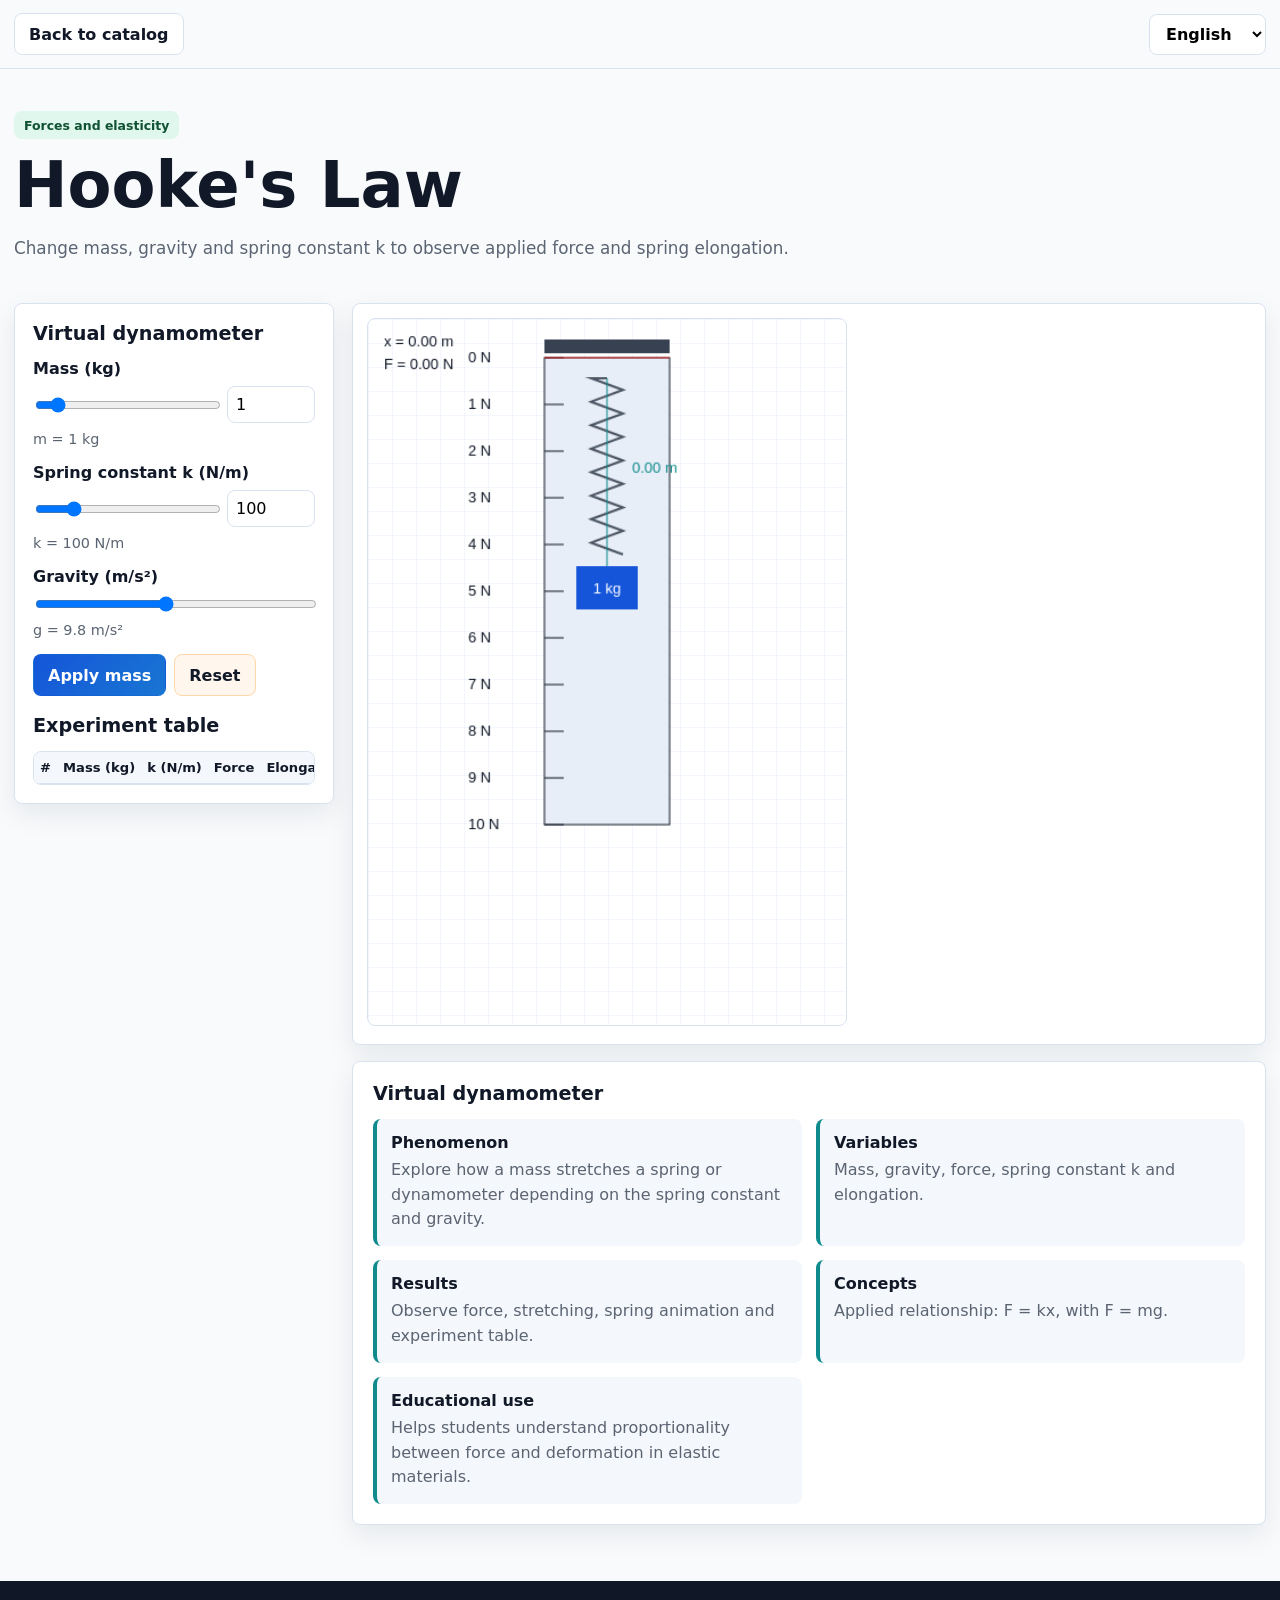
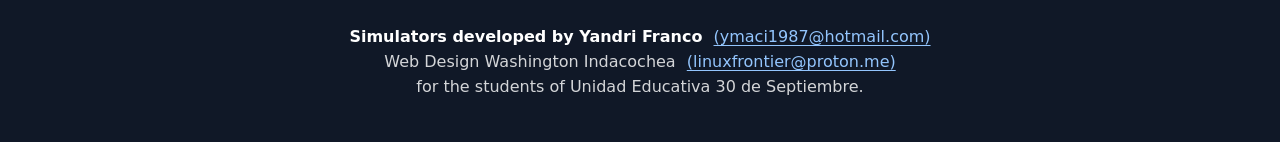
<file: simulators/hooke/index.html>
<!DOCTYPE html>
<html lang="es">
<head>
  <meta charset="UTF-8">
  <meta name="viewport" content="width=device-width, initial-scale=1.0">
  <meta name="description" content="Simulador de Ley de Hooke.">
  <title>Ley de Hooke | Laboratorio Virtual de Física</title>
  <link rel="icon" href="../../assets/icons/favicon.svg" type="image/svg+xml">
  <link rel="icon" href="../../assets/icons/favicon-32.png" sizes="32x32" type="image/png">
  <link rel="shortcut icon" href="../../assets/icons/favicon.ico" type="image/x-icon">
  <link rel="apple-touch-icon" href="../../assets/icons/apple-touch-icon.png">
  <link rel="stylesheet" href="../../assets/css/simulator.css">
  <link rel="stylesheet" href="style.css">
</head>
<body>
  <header class="sim-header">
    <nav class="sim-nav" aria-label="Principal">
      <a class="back-link" href="../../" data-i18n="footer.backHome">Volver al catálogo</a>
      <select class="language-select" data-language-select aria-label="Idioma">
        <option value="es">Español</option>
        <option value="en">English</option>
      </select>
    </nav>
  </header>

  <main>
    <section class="sim-hero">
      <span class="badge" data-i18n="simulators.hooke.badge">Fuerzas y elasticidad</span>
      <h1 data-i18n="simulators.hooke.title">Ley de Hooke</h1>
      <p data-i18n="simulators.hooke.intro">Modifica la masa, la gravedad y la constante elástica k.</p>
    </section>

    <section class="lab-layout">
      <aside class="panel">
        <h2 data-i18n="simulators.hooke.introTitle">Dinamómetro virtual</h2>
        <div class="control">
          <label for="masa" data-i18n="simulators.hooke.controls.mass">Masa (kg)</label>
          <div class="dual-input">
            <input type="range" id="masa" min="0.1" max="10" step="0.1" value="1">
            <input type="number" id="masaNum" min="0.1" max="10" step="0.1" value="1">
          </div>
          <div class="value" id="mVal"></div>
        </div>

        <div class="control">
          <label for="k" data-i18n="simulators.hooke.controls.spring">Constante k (N/m)</label>
          <div class="dual-input">
            <input type="range" id="k" min="10" max="500" step="0.1" value="100">
            <input type="number" id="kNum" min="10" max="500" step="0.1" value="100">
          </div>
          <div class="value" id="kVal"></div>
        </div>

        <div class="control">
          <label for="g" data-i18n="simulators.hooke.controls.gravity">Gravedad (m/s²)</label>
          <input type="range" id="g" min="1" max="20" step="0.1" value="9.8">
          <div class="value" id="gVal"></div>
        </div>

        <div class="button-row">
          <button class="button primary" id="applyBtn" type="button" data-i18n="simulators.hooke.controls.apply">Aplicar masa</button>
          <button class="button warning" id="resetBtn" type="button" data-i18n="simulators.hooke.controls.reset">Reset</button>
        </div>

        <h2 data-i18n="simulators.hooke.controls.table">Tabla de ensayos</h2>
        <div class="table-wrap">
          <table>
            <thead>
              <tr><th>#</th><th data-i18n="simulators.hooke.controls.mass">Masa (kg)</th><th>k (N/m)</th><th data-i18n="simulators.hooke.controls.force">Fuerza</th><th data-i18n="simulators.hooke.controls.elongation">Elongación</th></tr>
            </thead>
            <tbody id="tabla"></tbody>
          </table>
        </div>
      </aside>

      <div class="workspace">
        <div class="canvas-panel">
          <canvas class="hooke-canvas" id="cv" width="420" height="620"></canvas>
        </div>
        <article class="learn-panel">
          <h2 data-i18n="simulators.hooke.introTitle">Dinamómetro virtual</h2>
          <div class="learn-grid">
            <div class="learn-item"><strong data-i18n="learn.phenomenon">Fenómeno</strong><p data-i18n="simulators.hooke.description">Explora cómo una masa deforma un resorte.</p></div>
            <div class="learn-item"><strong data-i18n="learn.variables">Variables</strong><p data-i18n="simulators.hooke.variables">Masa, gravedad, fuerza, constante elástica k y elongación.</p></div>
            <div class="learn-item"><strong data-i18n="learn.results">Resultados</strong><p data-i18n="simulators.hooke.results">Observa fuerza, estiramiento, animación del resorte y tabla.</p></div>
            <div class="learn-item"><strong data-i18n="learn.concepts">Conceptos</strong><p data-i18n="simulators.hooke.formula">Relación aplicada: F = kx, con F = mg.</p></div>
            <div class="learn-item"><strong data-i18n="learn.educationalUse">Uso educativo</strong><p data-i18n="simulators.hooke.use">Ayuda a comprender la proporcionalidad.</p></div>
          </div>
        </article>
      </div>
    </section>
  </main>

  <section class="credits" aria-label="Créditos">
    <p>
      <strong data-i18n="credits.line1">Simuladores desarrollados por Yandri Franco</strong>
      <a class="credit-link" href="mailto:ymaci1987@hotmail.com">(ymaci1987@hotmail.com)</a>
    </p>
    <p>
      <span data-i18n="credits.line2">Diseño Web Washington Indacochea</span>
      <a class="credit-link" href="mailto:linuxfrontier@proton.me">(linuxfrontier@proton.me)</a>
    </p>
    <p data-i18n="credits.line3">para los estudiantes de la Unidad Educativa 30 de Septiembre.</p>
  </section>

  <script src="../../assets/js/i18n.js"></script>
  <script src="script.js"></script>
</body>
</html>
</file>
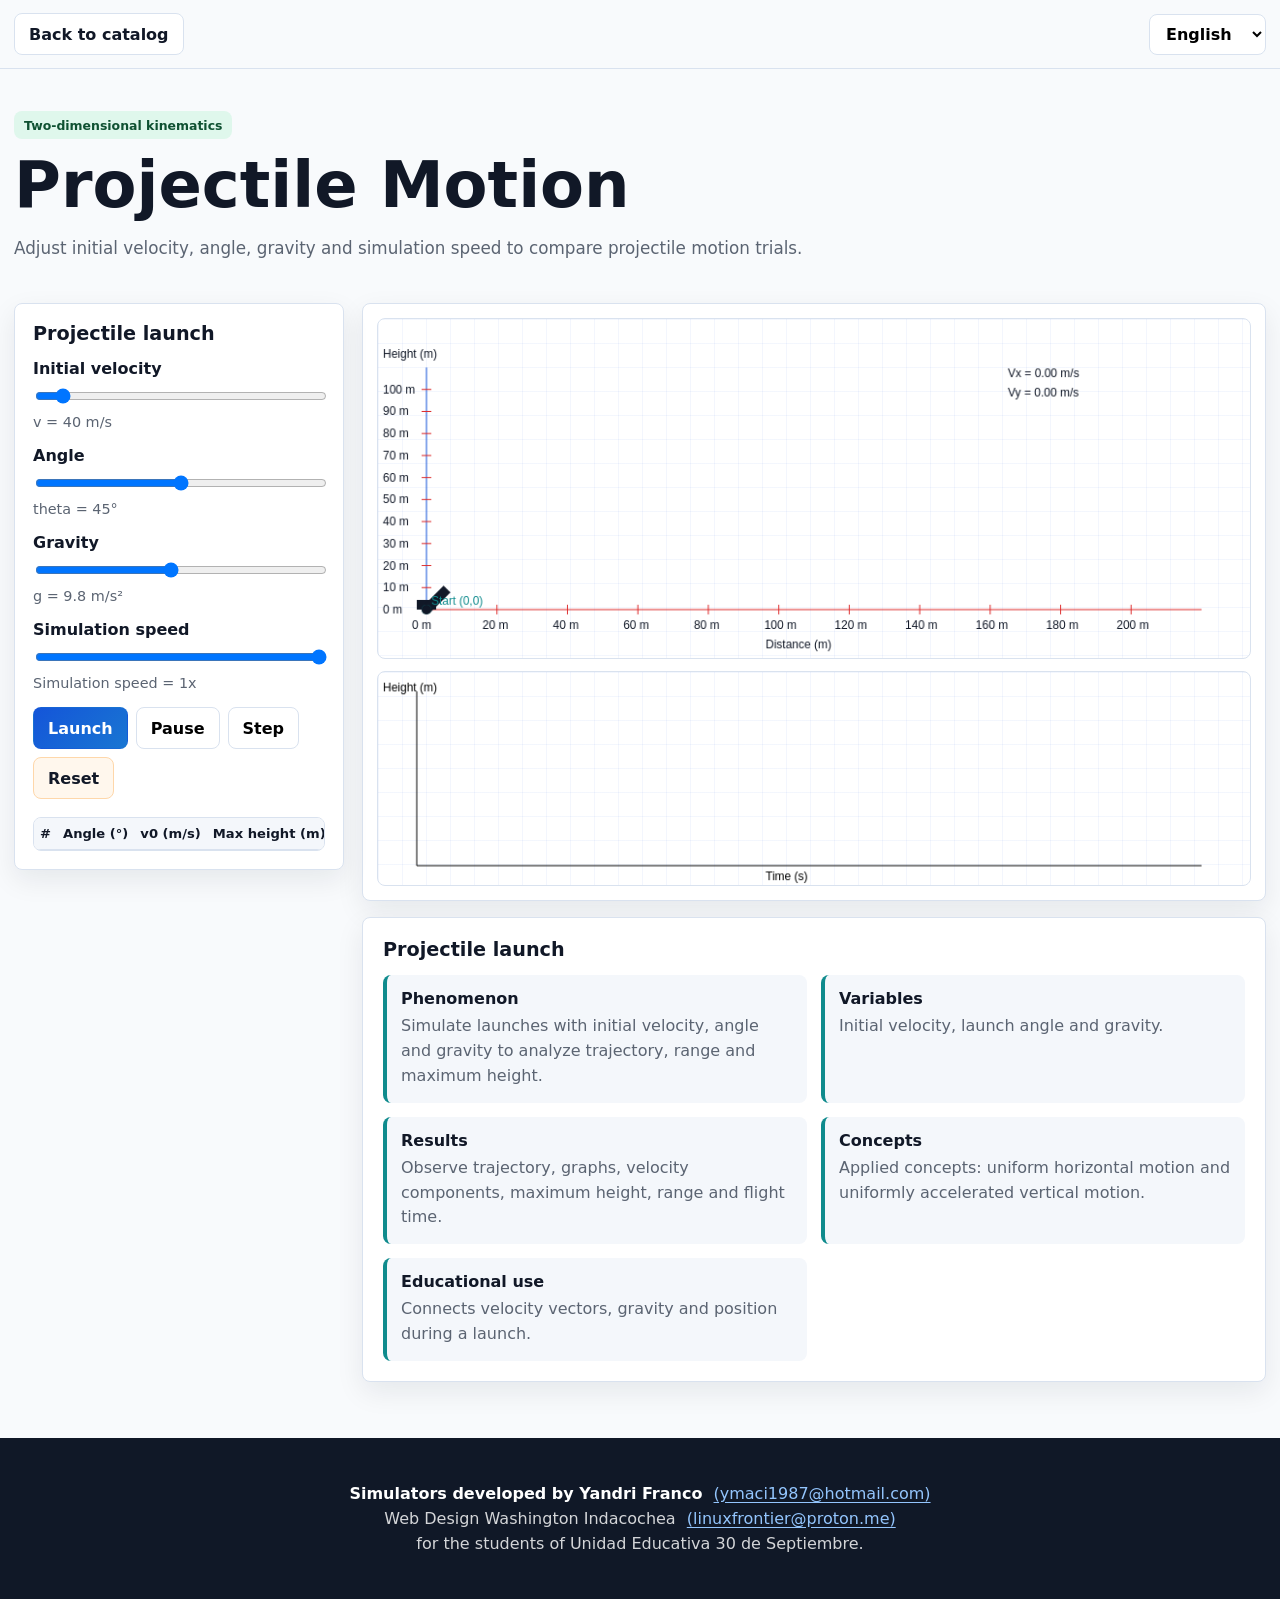
<file: simulators/movimiento-parabolico/index.html>
<!DOCTYPE html>
<html lang="es">
<head>
  <meta charset="UTF-8">
  <meta name="viewport" content="width=device-width, initial-scale=1.0">
  <meta name="description" content="Simulador de Movimiento Parabólico.">
  <title>Movimiento Parabólico | Laboratorio Virtual de Física</title>
  <link rel="icon" href="../../assets/icons/favicon.svg" type="image/svg+xml">
  <link rel="icon" href="../../assets/icons/favicon-32.png" sizes="32x32" type="image/png">
  <link rel="shortcut icon" href="../../assets/icons/favicon.ico" type="image/x-icon">
  <link rel="apple-touch-icon" href="../../assets/icons/apple-touch-icon.png">
  <link rel="stylesheet" href="../../assets/css/simulator.css">
  <link rel="stylesheet" href="style.css">
</head>
<body>
  <header class="sim-header">
    <nav class="sim-nav" aria-label="Principal">
      <a class="back-link" href="../../" data-i18n="footer.backHome">Volver al catálogo</a>
      <select class="language-select" data-language-select aria-label="Idioma">
        <option value="es">Español</option>
        <option value="en">English</option>
      </select>
    </nav>
  </header>

  <main>
    <section class="sim-hero">
      <span class="badge" data-i18n="simulators.movimiento-parabolico.badge">Cinemática bidimensional</span>
      <h1 data-i18n="simulators.movimiento-parabolico.title">Movimiento Parabólico</h1>
      <p data-i18n="simulators.movimiento-parabolico.intro">Ajusta velocidad inicial, ángulo, gravedad y velocidad de simulación.</p>
    </section>

    <section class="lab-layout projectile-layout">
      <aside class="panel">
        <h2 data-i18n="simulators.movimiento-parabolico.introTitle">Lanzamiento de proyectiles</h2>
        <div class="control">
          <label for="v" data-i18n="simulators.movimiento-parabolico.controls.velocity">Velocidad inicial</label>
          <input type="range" id="v" min="5" max="500" value="40">
          <div class="value" id="vVal"></div>
        </div>
        <div class="control">
          <label for="ang" data-i18n="simulators.movimiento-parabolico.controls.angle">Ángulo</label>
          <input type="range" id="ang" min="0" max="90" value="45">
          <div class="value" id="angVal"></div>
        </div>
        <div class="control">
          <label for="g" data-i18n="simulators.movimiento-parabolico.controls.gravity">Gravedad</label>
          <input type="range" id="g" min="1" max="20" value="9.8" step="0.1">
          <div class="value" id="gVal"></div>
        </div>
        <div class="control">
          <label for="slow" data-i18n="simulators.movimiento-parabolico.controls.speed">Velocidad simulación</label>
          <input type="range" id="slow" min="0.1" max="1" step="0.1" value="1">
          <div class="value" id="slowVal"></div>
        </div>

        <div class="button-row">
          <button class="button primary" id="fireBtn" type="button" data-i18n="simulators.movimiento-parabolico.controls.fire">Disparar</button>
          <button class="button" id="btnPause" type="button" data-i18n="simulators.movimiento-parabolico.controls.pause">Pausa</button>
          <button class="button" id="stepBtn" type="button" data-i18n="simulators.movimiento-parabolico.controls.step">Paso</button>
          <button class="button warning" id="resetBtn" type="button" data-i18n="simulators.movimiento-parabolico.controls.reset">Reset</button>
        </div>

        <div class="table-wrap">
          <table id="tablaEnsayos"></table>
        </div>
      </aside>

      <div class="workspace">
        <div class="canvas-panel projectile-canvas-panel">
          <canvas id="cv" width="900" height="350"></canvas>
          <canvas id="graf" width="900" height="220"></canvas>
        </div>
        <article class="learn-panel">
          <h2 data-i18n="simulators.movimiento-parabolico.introTitle">Lanzamiento de proyectiles</h2>
          <div class="learn-grid">
            <div class="learn-item"><strong data-i18n="learn.phenomenon">Fenómeno</strong><p data-i18n="simulators.movimiento-parabolico.description">Simula lanzamientos.</p></div>
            <div class="learn-item"><strong data-i18n="learn.variables">Variables</strong><p data-i18n="simulators.movimiento-parabolico.variables">Velocidad inicial, ángulo y gravedad.</p></div>
            <div class="learn-item"><strong data-i18n="learn.results">Resultados</strong><p data-i18n="simulators.movimiento-parabolico.results">Observa trayectoria y gráficas.</p></div>
            <div class="learn-item"><strong data-i18n="learn.concepts">Conceptos</strong><p data-i18n="simulators.movimiento-parabolico.formula">Movimiento horizontal y vertical.</p></div>
            <div class="learn-item"><strong data-i18n="learn.educationalUse">Uso educativo</strong><p data-i18n="simulators.movimiento-parabolico.use">Relaciona vectores y gravedad.</p></div>
          </div>
        </article>
      </div>
    </section>
  </main>

  <section class="credits" aria-label="Créditos">
    <p>
      <strong data-i18n="credits.line1">Simuladores desarrollados por Yandri Franco</strong>
      <a class="credit-link" href="mailto:ymaci1987@hotmail.com">(ymaci1987@hotmail.com)</a>
    </p>
    <p>
      <span data-i18n="credits.line2">Diseño Web Washington Indacochea</span>
      <a class="credit-link" href="mailto:linuxfrontier@proton.me">(linuxfrontier@proton.me)</a>
    </p>
    <p data-i18n="credits.line3">para los estudiantes de la Unidad Educativa 30 de Septiembre.</p>
  </section>

  <script src="../../assets/js/i18n.js"></script>
  <script src="script.js"></script>
</body>
</html>
</file>
<file: assets/css/simulator.css>
:root {
  color-scheme: light;
  --ink: #111827;
  --muted: #5b6472;
  --line: #d9e2ef;
  --panel: #ffffff;
  --soft: #f4f7fb;
  --brand: #1455d9;
  --brand-2: #0f8b8d;
  --accent: #f59e0b;
  --danger: #dc2626;
  font-family: Inter, ui-sans-serif, system-ui, -apple-system, BlinkMacSystemFont, "Segoe UI", sans-serif;
}

* { box-sizing: border-box; }
body {
  margin: 0;
  color: var(--ink);
  background: #f8fafc;
}

a { color: inherit; text-decoration: none; }
button,
input,
select { font: inherit; }

.sim-header {
  position: sticky;
  top: 0;
  z-index: 10;
  border-bottom: 1px solid var(--line);
  background: rgba(248, 250, 252, 0.9);
  backdrop-filter: blur(18px);
}

.sim-nav {
  width: min(1260px, calc(100% - 28px));
  margin: 0 auto;
  min-height: 68px;
  display: flex;
  align-items: center;
  justify-content: space-between;
  gap: 16px;
}

.back-link,
.button {
  display: inline-flex;
  align-items: center;
  justify-content: center;
  gap: 8px;
  min-height: 42px;
  border-radius: 8px;
  border: 1px solid var(--line);
  background: white;
  padding: 0 14px;
  font-weight: 800;
  cursor: pointer;
}

.button.primary {
  color: white;
  border-color: transparent;
  background: linear-gradient(135deg, var(--brand), #1976d2);
}

.button.warning {
  color: #111827;
  border-color: #fed7aa;
  background: #fff7ed;
}

.language-select {
  border: 1px solid var(--line);
  background: white;
  border-radius: 8px;
  padding: 9px 12px;
  font-weight: 800;
}

.sim-hero {
  width: min(1260px, calc(100% - 28px));
  margin: 0 auto;
  padding: 42px 0 24px;
}

.badge {
  display: inline-flex;
  align-items: center;
  min-height: 28px;
  border-radius: 8px;
  padding: 0 10px;
  background: #dff7ec;
  color: #0f5132;
  font-size: 0.78rem;
  font-weight: 900;
}

h1 {
  margin: 14px 0 10px;
  font-size: clamp(2rem, 6vw, 4rem);
  line-height: 1;
  letter-spacing: 0;
}

.sim-hero p {
  max-width: 800px;
  color: var(--muted);
  line-height: 1.7;
  font-size: 1.05rem;
}

.lab-layout {
  width: min(1260px, calc(100% - 28px));
  margin: 0 auto 56px;
  display: grid;
  grid-template-columns: 320px minmax(0, 1fr);
  gap: 18px;
  align-items: start;
}

.panel,
.canvas-panel,
.learn-panel {
  border: 1px solid var(--line);
  border-radius: 8px;
  background: var(--panel);
  box-shadow: 0 10px 28px rgba(16, 24, 40, 0.08);
}

.panel {
  padding: 18px;
  position: sticky;
  top: 86px;
}

.panel h2,
.learn-panel h2 {
  margin: 0 0 14px;
  font-size: 1.2rem;
}

.control {
  display: grid;
  gap: 8px;
  margin-bottom: 16px;
}

.control label {
  font-weight: 800;
}

.dual-input {
  display: grid;
  grid-template-columns: 1fr 88px;
  gap: 8px;
  align-items: center;
}

input[type="range"] { width: 100%; }
input[type="number"] {
  width: 100%;
  border: 1px solid var(--line);
  border-radius: 8px;
  padding: 8px;
}

.value {
  color: var(--muted);
  font-size: 0.9rem;
}

.button-row {
  display: flex;
  flex-wrap: wrap;
  gap: 8px;
  margin: 12px 0 18px;
}

.table-wrap {
  max-height: 250px;
  overflow: auto;
  border: 1px solid var(--line);
  border-radius: 8px;
}

table {
  width: 100%;
  border-collapse: collapse;
  font-size: 0.82rem;
}

th,
td {
  border-bottom: 1px solid var(--line);
  padding: 8px 6px;
  text-align: center;
  white-space: nowrap;
}

th {
  background: var(--soft);
  font-weight: 900;
}

.workspace {
  display: grid;
  gap: 16px;
}

.canvas-panel {
  padding: 14px;
  overflow: auto;
}

canvas {
  width: 100%;
  max-width: 100%;
  border: 1px solid var(--line);
  border-radius: 8px;
  background: white;
}

.hooke-canvas {
  max-width: 480px;
  margin: 0 auto;
}

.learn-panel {
  padding: 20px;
}

.learn-grid {
  display: grid;
  grid-template-columns: repeat(2, minmax(0, 1fr));
  gap: 14px;
}

.learn-item {
  border-left: 4px solid var(--brand-2);
  background: var(--soft);
  border-radius: 8px;
  padding: 14px;
}

.learn-item strong {
  display: block;
  margin-bottom: 6px;
}

.learn-item p {
  margin: 0;
  color: var(--muted);
  line-height: 1.55;
}

.credits {
  padding: 40px 16px;
  text-align: center;
  background: #101827;
  color: white;
}

.credits p {
  margin: 6px 0;
  color: rgba(255, 255, 255, 0.82);
}

.credits strong { color: white; }

.credit-link {
  margin-left: 6px;
  color: #93c5fd;
  text-decoration: underline;
  text-underline-offset: 3px;
}

.credit-link:hover {
  color: #dbeafe;
}

@media (max-width: 920px) {
  .lab-layout { grid-template-columns: 1fr; }
  .panel { position: static; }
  .learn-grid { grid-template-columns: 1fr; }
}

@media (max-width: 560px) {
  .sim-nav { flex-wrap: wrap; padding: 12px 0; }
  .button-row .button { flex: 1 1 auto; }
}
</file>
<file: simulators/hooke/style.css>
.hooke-canvas {
  background:
    linear-gradient(rgba(20, 85, 217, 0.05) 1px, transparent 1px),
    linear-gradient(90deg, rgba(20, 85, 217, 0.05) 1px, transparent 1px),
    #ffffff;
  background-size: 24px 24px;
}
</file>
<file: simulators/movimiento-parabolico/style.css>
.projectile-layout {
  grid-template-columns: 330px minmax(0, 1fr);
}

.projectile-canvas-panel {
  display: grid;
  gap: 12px;
}

#cv,
#graf {
  min-width: 680px;
  background:
    linear-gradient(rgba(20, 85, 217, 0.05) 1px, transparent 1px),
    linear-gradient(90deg, rgba(20, 85, 217, 0.05) 1px, transparent 1px),
    #ffffff;
  background-size: 24px 24px;
}

@media (max-width: 920px) {
  .projectile-layout {
    grid-template-columns: 1fr;
  }
}
</file>
